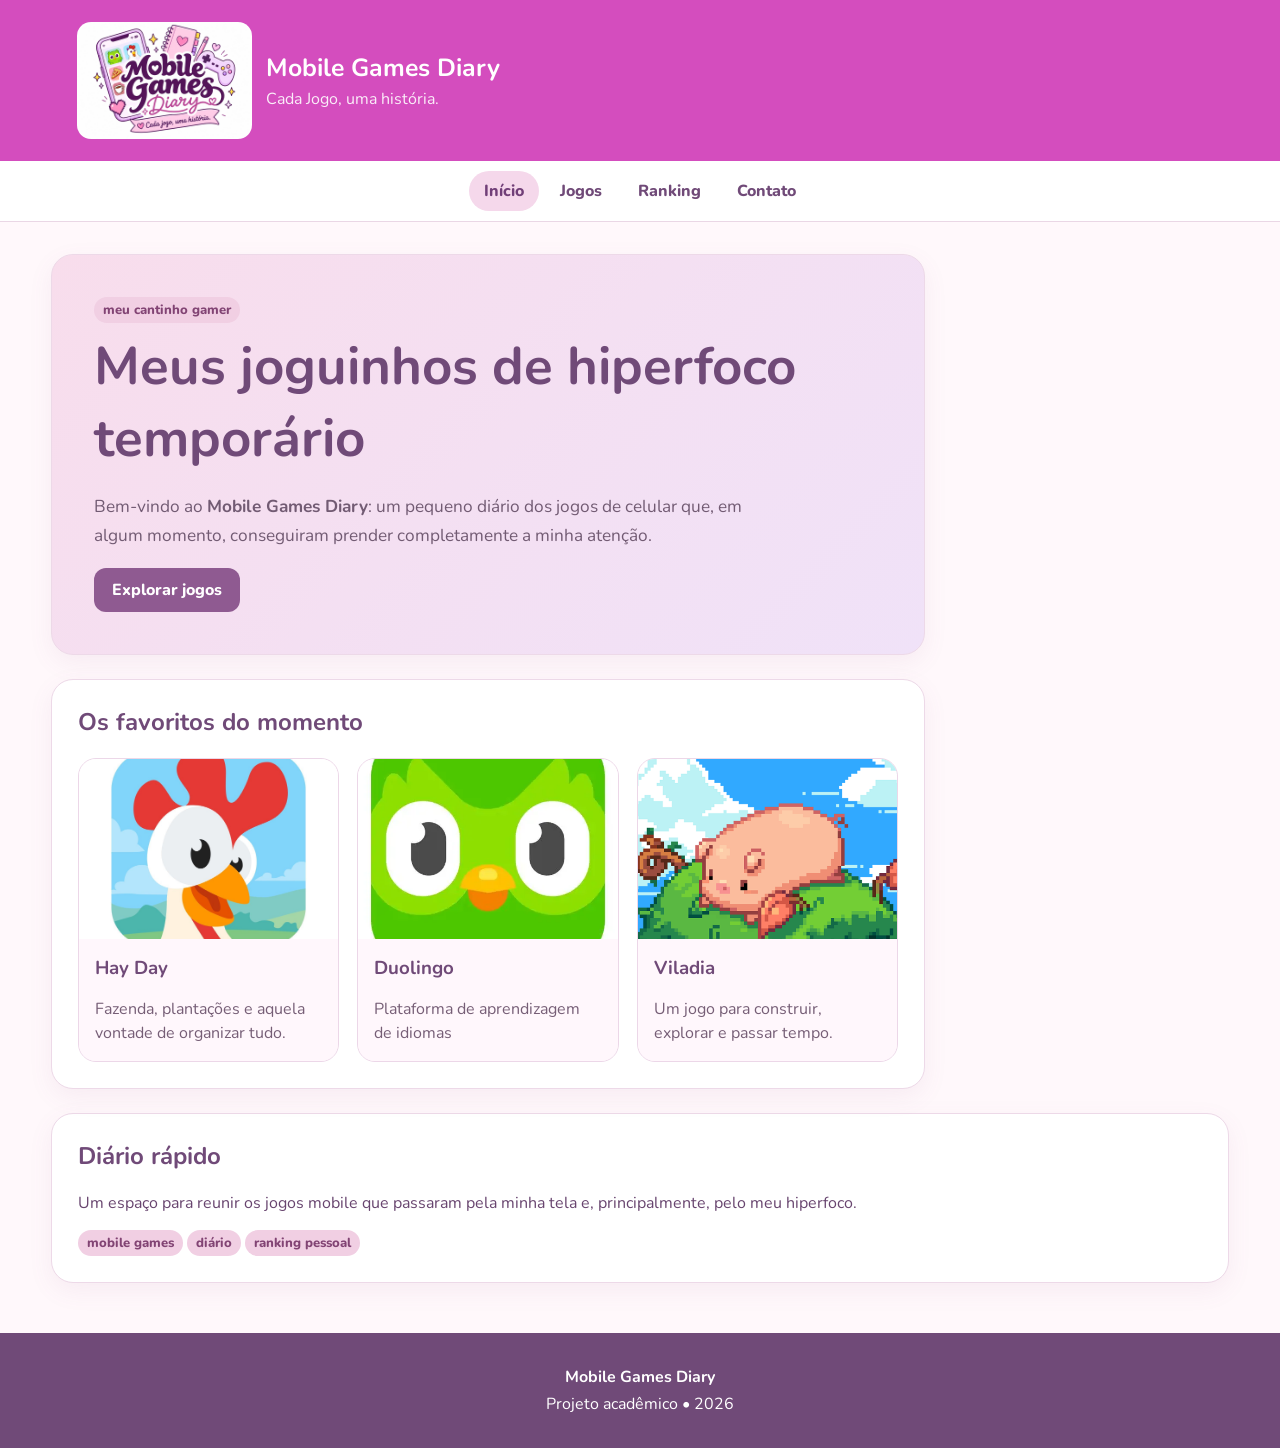
<file: index.html>
<!DOCTYPE html>
<html lang="pt-BR">
<head>
<meta charset="UTF-8">
<meta name="viewport" content="width=device-width, initial-scale=1.0">
<title>Início | Mobile Games Diary</title>
<link rel="stylesheet" href="estilo.css">
</head>
<body>
<header class="header">
<div class="brand">
<img src="logo3.jpeg" alt="Logo Mobile Games Diary">
<div>
<h1>Mobile Games Diary</h1>
<p>Cada Jogo, uma história.</p>
</div>
</div>
</header>
<nav class="topnav">
<ul>
<li><a class="active" href="index.html">Início</a></li>
<li><a class="" href="jogos.html">Jogos</a></li>
<li><a class="" href="ranking.html">Ranking</a></li>
<li><a class="" href="contato.html">Contato</a></li>
</ul>
</nav>
<div id="conteudo">
<div class="layout">
<div class="colunaEsquerda">
<section class="section hero">
<span class="tag">meu cantinho gamer</span>
<h2>Meus joguinhos de hiperfoco temporário</h2>
<p>Bem-vindo ao <strong>Mobile Games Diary</strong>: um pequeno diário dos jogos de celular que, em algum momento, conseguiram prender completamente a minha atenção.</p>
<a class="btn" href="jogos.html">Explorar jogos</a>
</section>
<section class="article">
<h2>Os favoritos do momento</h2>
<div class="cards">
<div class="card"><img src="hay-day.jpg" alt="Hay Day"><div class="card-content"><h3>Hay Day</h3><p>Fazenda, plantações e aquela vontade de organizar tudo.</p></div></div>
<div class="card"><img src="duolinguo.webp" alt="Duolingo"><div class="card-content"><h3>Duolingo</h3><p>Plataforma de aprendizagem de idiomas</p></div></div>
<div class="card"><img src="viladia.png" alt="Viladia"><div class="card-content"><h3>Viladia</h3><p>Um jogo para construir, explorar e passar tempo.</p></div></div>
</div>
</div>
</section>
</div>
<aside class="colunaDireita">
<h2>Diário rápido</h2>
<p>Um espaço para reunir os jogos mobile que passaram pela minha tela e, principalmente, pelo meu hiperfoco.</p>
<span class="tag">mobile games</span>
<span class="tag">diário</span>
<span class="tag">ranking pessoal</span>
</aside>
</div>
</div>
<footer class="footer">
<p><strong>Mobile Games Diary</strong></p>
<p>Projeto acadêmico • 2026</p>
</footer>
</body>
</html>
</file>
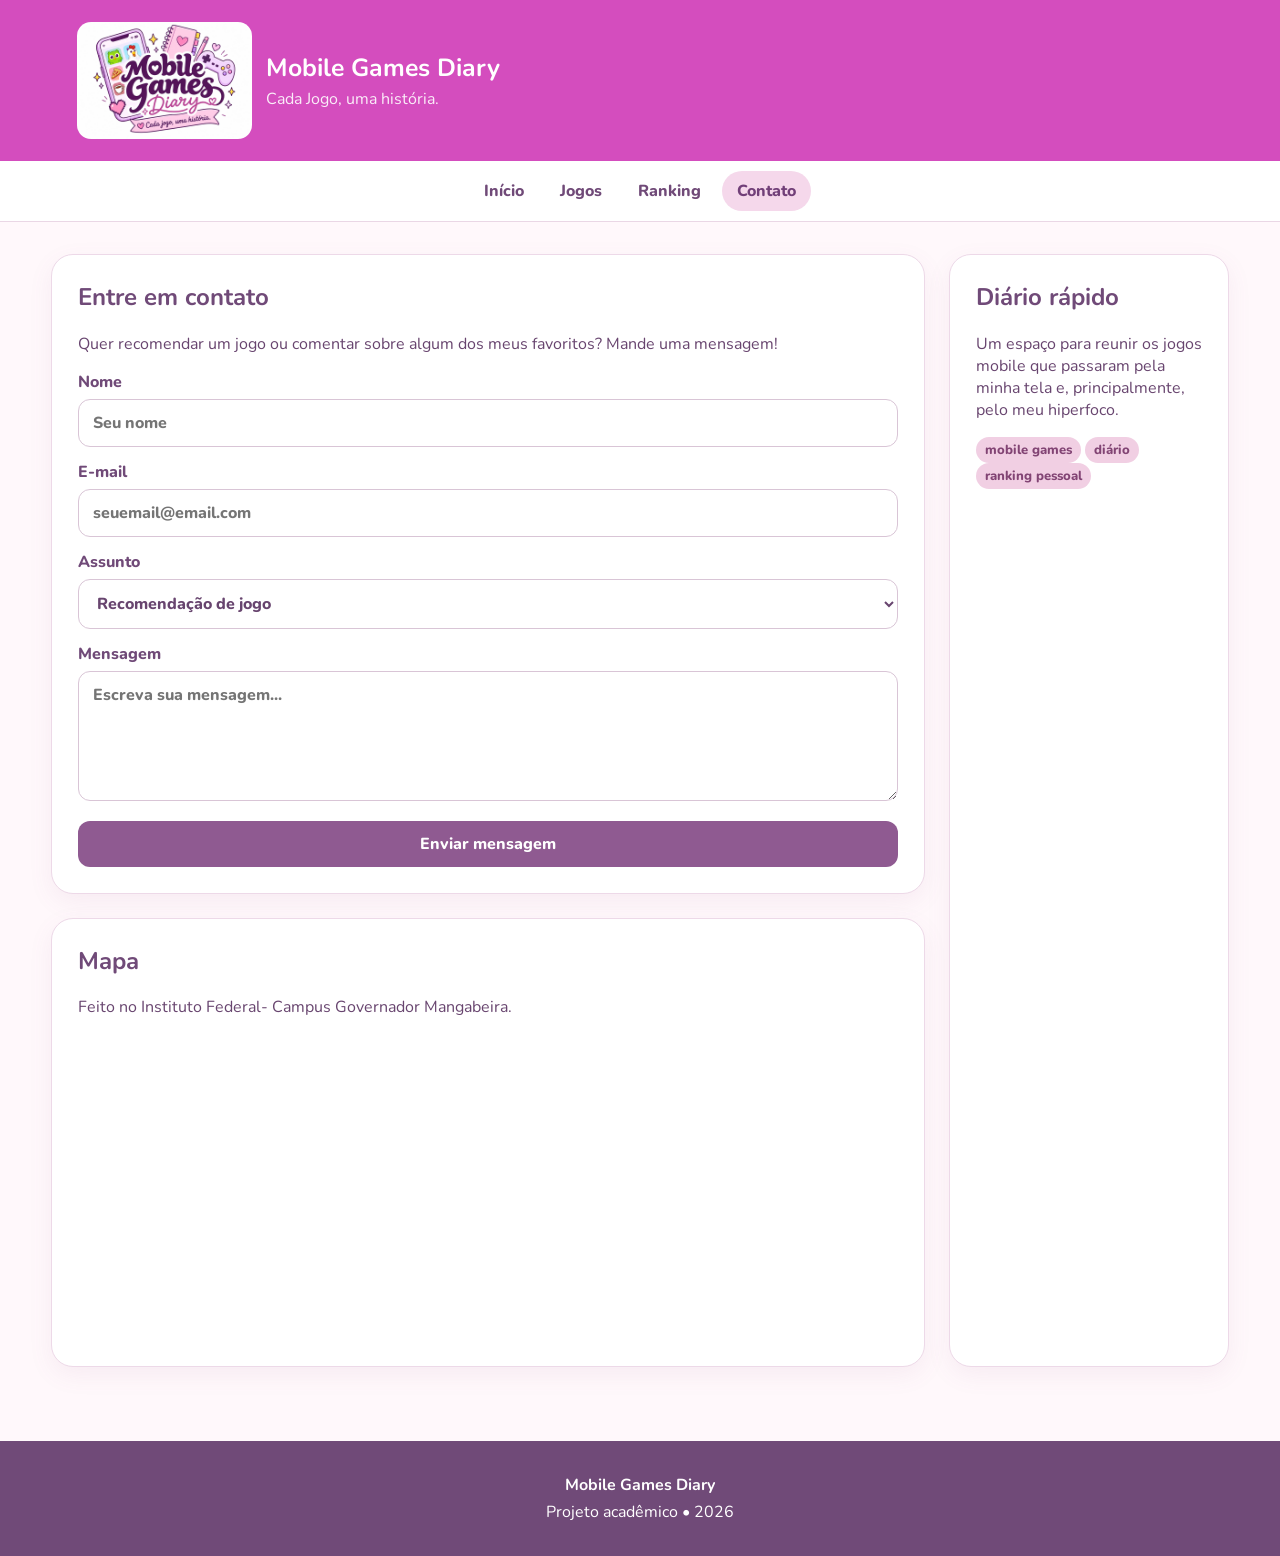
<file: contato.html>
<!DOCTYPE html>
<html lang="pt-BR">
<head>
<meta charset="UTF-8">
<meta name="viewport" content="width=device-width, initial-scale=1.0">
<title>Contato | Mobile Games Diary</title>
<link rel="stylesheet" href="estilo.css">
</head>
<body>
<header class="header">
<div class="brand">
<img src="logo3.jpeg" alt="Logo Mobile Games Diary">
<div>
<h1>Mobile Games Diary</h1>
<p>Cada Jogo, uma história.</p>
</div>
</div>
</header>
<nav class="topnav">
<ul>
<li><a class="" href="index.html">Início</a></li>
<li><a class="" href="jogos.html">Jogos</a></li>
<li><a class="" href="ranking.html">Ranking</a></li>
<li><a class="active" href="contato.html">Contato</a></li>
</ul>
</nav>
<div id="conteudo">
<div class="layout">
<div class="colunaEsquerda">
<section class="section">
<h2>Entre em contato</h2>
<p>Quer recomendar um jogo ou comentar sobre algum dos meus favoritos? Mande uma mensagem!</p>
<form class="form-grid">
<label for="nome">Nome
<input id="nome" type="text" name="nome" placeholder="Seu nome" required>
</label>
<label for="email">E-mail
<input id="email" type="email" name="email" placeholder="seuemail@email.com" required>
</label>
<label for="assunto">Assunto
<select id="assunto" name="assunto">
<option>Recomendação de jogo</option>
<option>Comentário</option>
<option>Outro</option>
</select>
</label>
<label for="mensagem">Mensagem
<textarea id="mensagem" name="mensagem" placeholder="Escreva sua mensagem..." required></textarea>
</label>
<button type="submit">Enviar mensagem</button>
</form>
</section>
<section class="article">
<h2>Mapa</h2>
<p>Feito no Instituto Federal- Campus Governador Mangabeira.</p>
<iframe class="map" src="https://www.google.com/maps?q=Governador%20Mangabeira%20BA&output=embed" loading="lazy" title="Mapa"></iframe>
</section>
</div>
<aside class="colunaDireita">
<h2>Diário rápido</h2>
<p>Um espaço para reunir os jogos mobile que passaram pela minha tela e, principalmente, pelo meu hiperfoco.</p>
<span class="tag">mobile games</span>
<span class="tag">diário</span>
<span class="tag">ranking pessoal</span>
</aside>
</div>
</div>
<footer class="footer">
<p><strong>Mobile Games Diary</strong></p>
<p>Projeto acadêmico • 2026</p>
</footer>
</body>
</html>
</file>
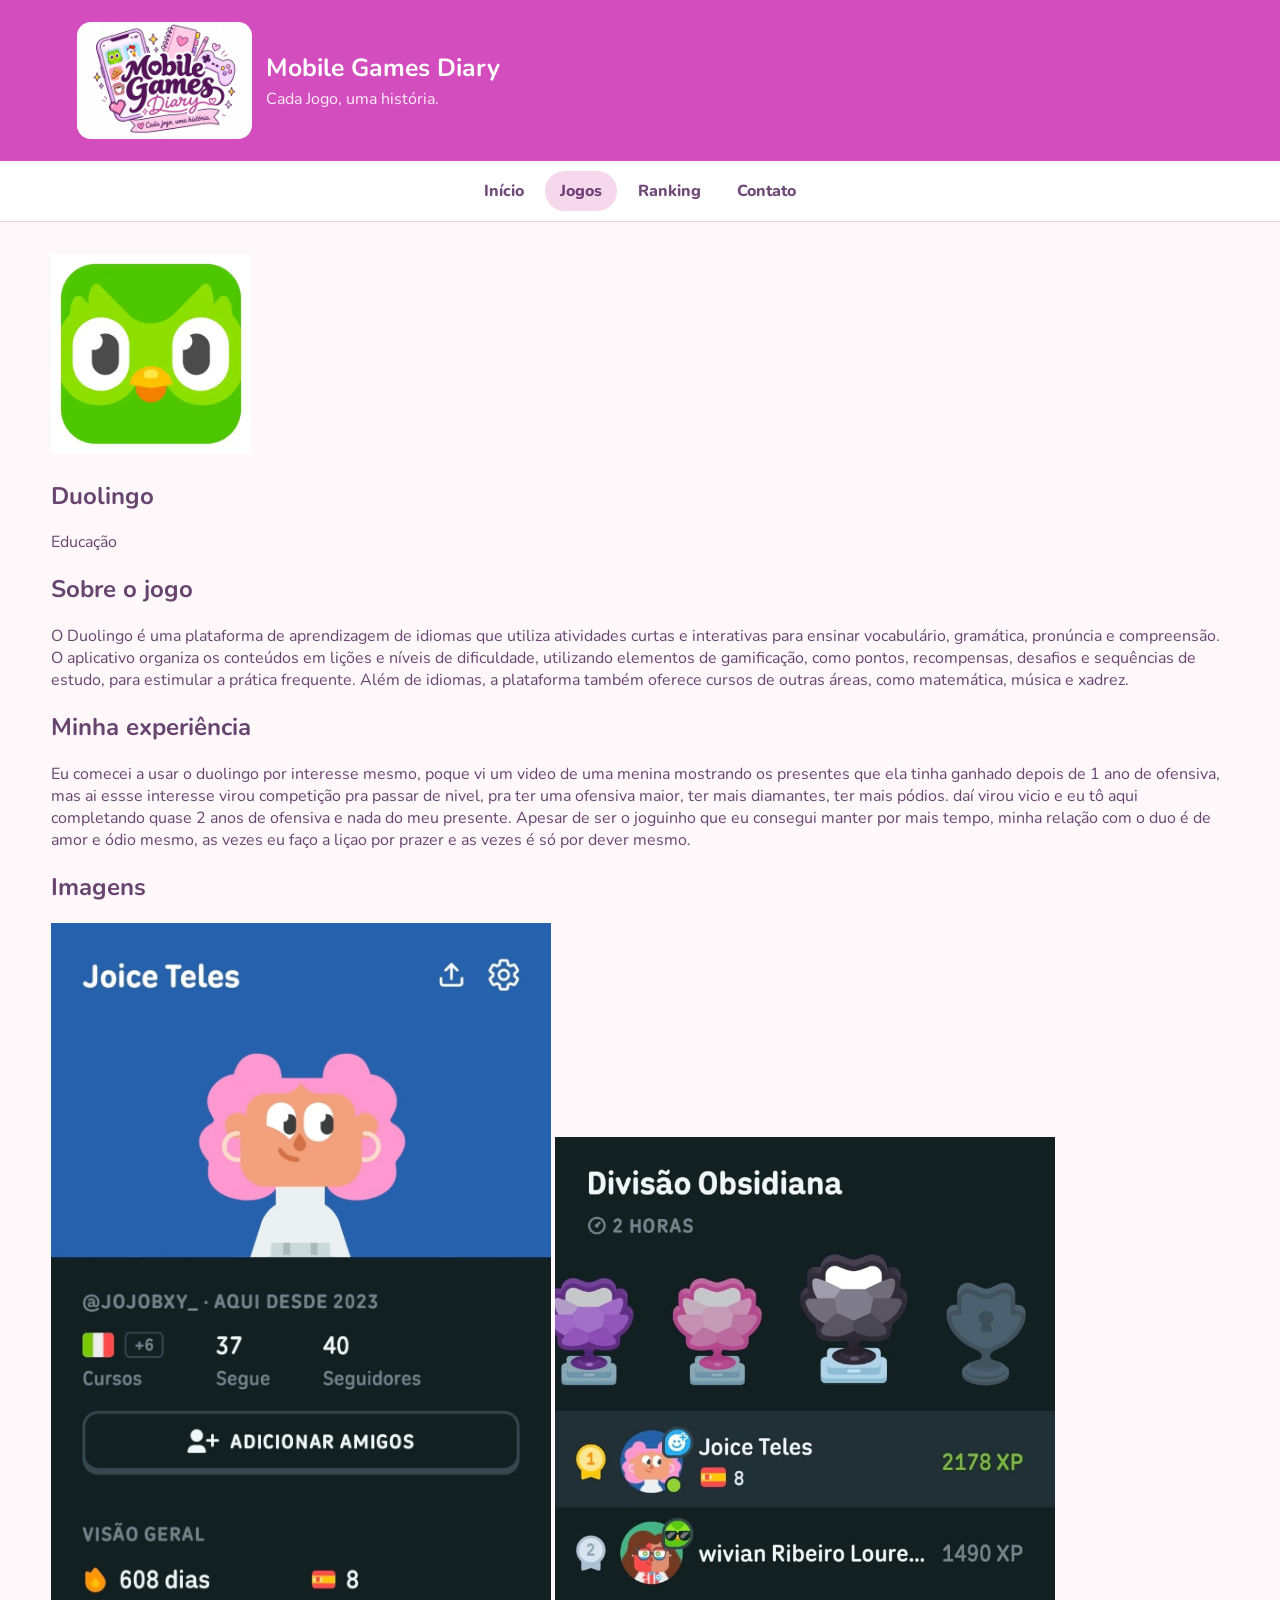
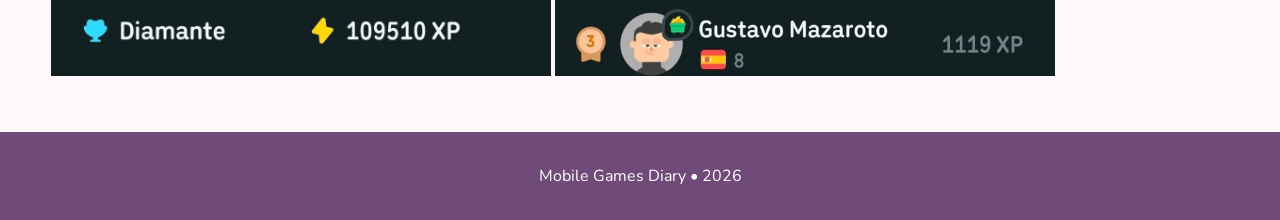
<file: Duolingo.html>
<!DOCTYPE html>
<html lang="pt-BR">

<head>

    <meta charset="UTF-8">

    <meta name="viewport"
          content="width=device-width, initial-scale=1.0">

    <title>Hay Day | Mobile Games Diary</title>

    <link rel="stylesheet"
          href="estilo.css">

</head>


<body>
    <header class="header">

        <div class="brand">

            <img src="logo3.jpeg"
                 alt="Logo Mobile Games Diary">

            <div>

                <h1>Mobile Games Diary</h1>

                <p>Cada Jogo, uma história.</p>

            </div>

        </div>

    </header>

    <nav class="topnav">

        <ul>

            <li>
                <a href="index.html">Início</a>
            </li>

            <li>
                <a class="active"
                   href="jogos.html">
                   Jogos
                </a>
            </li>

            <li>
                <a href="ranking.html">
                    Ranking
                </a>
            </li>

            <li>
                <a href="contato.html">
                    Contato
                </a>
            </li>

        </ul>

    </nav>

    <main id="conteudo">

        <div class="pagina-jogo">

            <section class="jogo-destaque">

                <img src="duolinguo.webp"
                alt="Duolingo"
                 width="200"
                 class="icone-jogo">


                <div>

                    <h2>Duolingo</h2>

                    <p class="categoria">
                        Educação
                </div>

            </section>

            <section class="info-jogo">

                <h2>Sobre o jogo</h2>

                <p>
                   O Duolingo é uma plataforma de aprendizagem de idiomas que utiliza atividades curtas e interativas para ensinar vocabulário, gramática, pronúncia e compreensão. O aplicativo organiza os conteúdos em lições e níveis de dificuldade, utilizando elementos de gamificação, como pontos, recompensas, desafios e sequências de estudo, para estimular a prática frequente. Além de idiomas, a plataforma também oferece cursos de outras áreas, como matemática, música e xadrez.

                </p>

            </section>

            <section class="info-jogo">

                <h2>Minha experiência</h2>

                <p>
                   Eu comecei a usar o duolingo por interesse mesmo, poque vi um video de uma menina mostrando os presentes que ela tinha ganhado depois de 1 ano de ofensiva, mas ai essse interesse virou competição pra passar de nivel, pra ter uma ofensiva maior, ter mais diamantes, ter mais pódios. daí virou vicio e eu tô aqui completando quase 2 anos de ofensiva e nada do meu presente.
                   Apesar de ser o joguinho que eu consegui manter por mais tempo, minha relação com o duo é de amor e ódio mesmo, as vezes eu faço a liçao por prazer e as vezes é só por dever mesmo.
                </p>

            </section>

           <section class="info-jogo">
            <h2>Imagens</h2>
            <div class="galeria-jogo">
           
                <img src="duo.jpeg"
                      alt="Duolingo"
                      width="500">

                <img src="duoR.jpeg"
                      alt="Duolingo"
                      width="500">
                
                 
                </div>
            </section>

            <a href="jogos.html"
               class="botao-voltar">
            </a>


        </div>

    </main>

    <footer class="footer">

        <p>
            Mobile Games Diary • 2026
        </p>

    </footer>


</body>

</html>
</file>
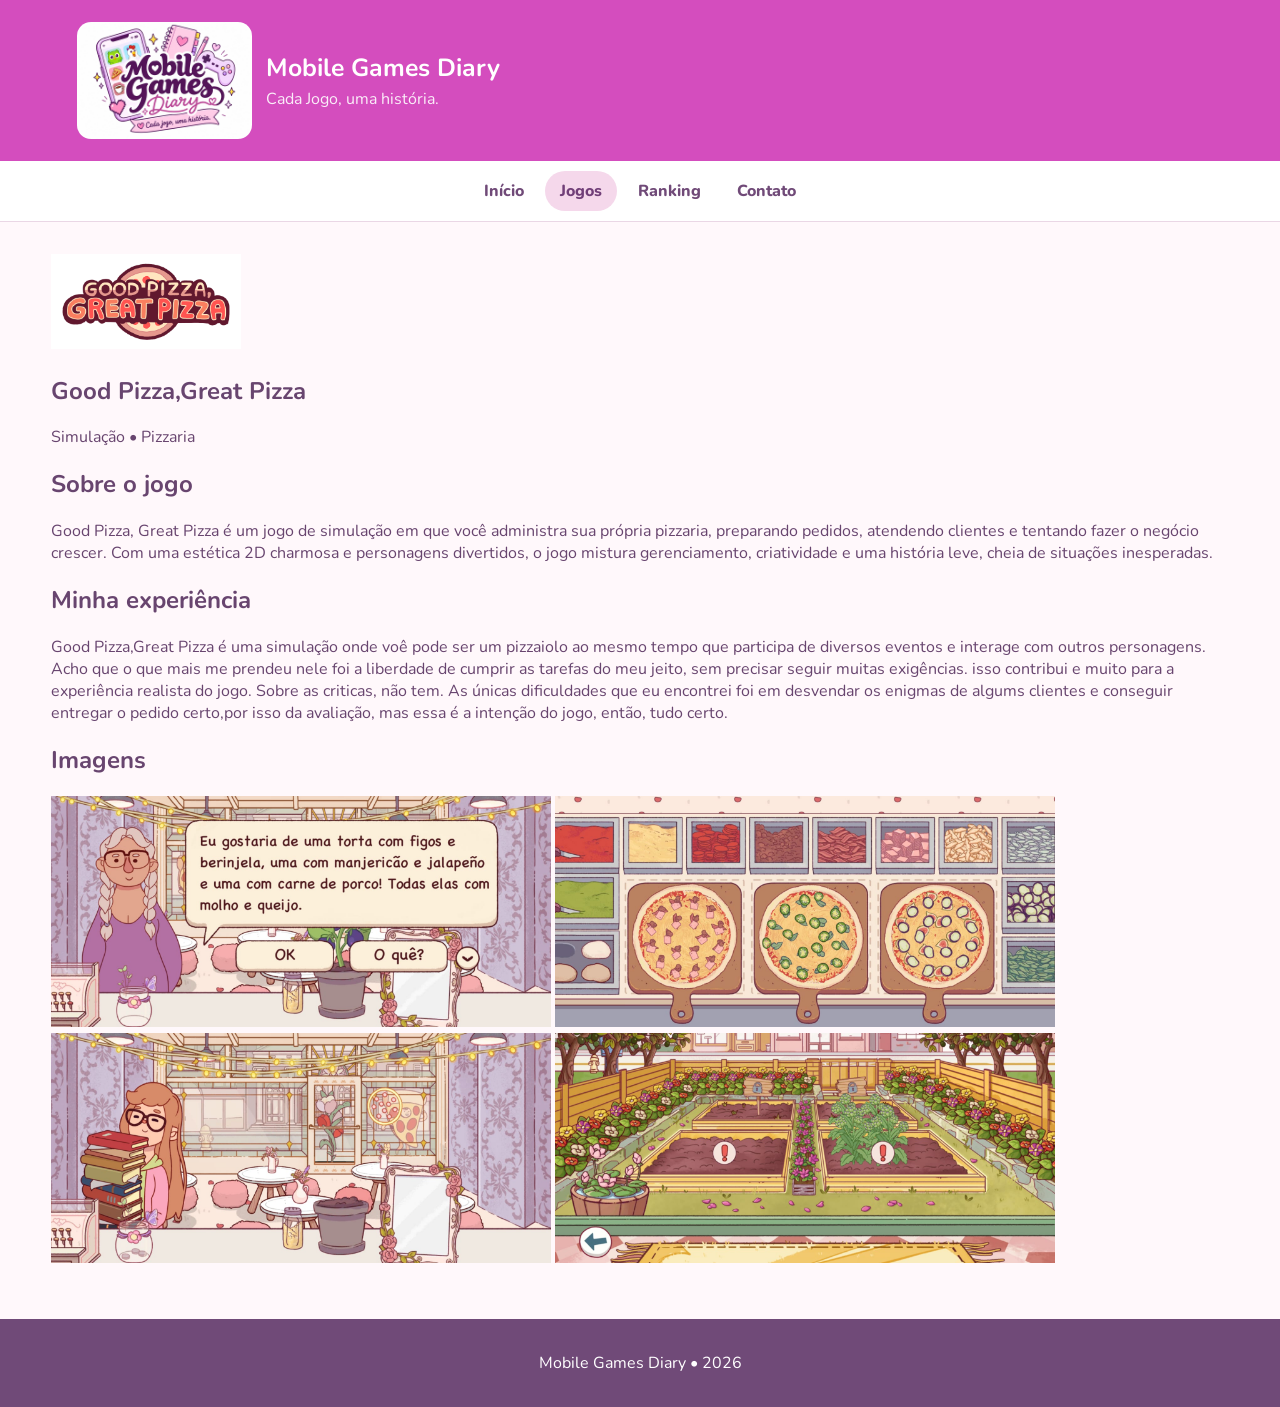
<file: goodpizza.html>
<!DOCTYPE html>
<html lang="pt-BR">

<head>

    <meta charset="UTF-8">

    <meta name="viewport"
          content="width=device-width, initial-scale=1.0">

    <title>Hay Day | Mobile Games Diary</title>

    <link rel="stylesheet"
          href="estilo.css">

</head>


<body>
    <header class="header">

        <div class="brand">

            <img src="logo3.jpeg"
                 alt="Logo Mobile Games Diary">

            <div>

                <h1>Mobile Games Diary</h1>

                <p>Cada Jogo, uma história.</p>

            </div>

        </div>

    </header>

    <nav class="topnav">

        <ul>

            <li>
                <a href="index.html">Início</a>
            </li>

            <li>
                <a class="active"
                   href="jogos.html">
                   Jogos
                </a>
            </li>

            <li>
                <a href="ranking.html">
                    Ranking
                </a>
            </li>

            <li>
                <a href="contato.html">
                    Contato
                </a>
            </li>

        </ul>

    </nav>

    <main id="conteudo">

        <div class="pagina-jogo">

            <section class="jogo-destaque">

                <img src="good pizza great pizza.png"
                alt="Good Pizza,Great Pizza"
                 width="190"
                 class="icone-jogo">


                <div>

                    <h2>Good Pizza,Great Pizza</h2>

                    <p class="categoria">
                        Simulação • Pizzaria

                </div>

            </section>

            <section class="info-jogo">

                <h2>Sobre o jogo</h2>

                <p>
                  Good Pizza, Great Pizza é um jogo de simulação em que você administra sua própria pizzaria, preparando pedidos, atendendo clientes e tentando fazer o negócio crescer. Com uma estética 2D charmosa e personagens divertidos, o jogo mistura gerenciamento, criatividade e uma história leve, cheia de situações inesperadas.
                </p>

            </section>

            <section class="info-jogo">

                <h2>Minha experiência</h2>

                <p>
                     Good Pizza,Great Pizza é uma simulação onde voê pode ser um pizzaiolo ao mesmo tempo que participa de diversos eventos e interage com outros personagens.
                        Acho que o que mais me prendeu nele foi a liberdade de cumprir as tarefas do meu jeito, sem precisar seguir muitas exigências. isso contribui e muito para a experiência realista do jogo.
                        Sobre as criticas, não tem. As únicas dificuldades que eu encontrei foi em desvendar os enigmas de algums clientes e conseguir entregar o pedido certo,por isso da avaliação, mas essa é a intenção do jogo, então, tudo certo.
                </p>

            </section>

           <section class="info-jogo">
            <h2>Imagens</h2>
            <div class="galeria-jogo">
           
                <img src="good pizza1.jpeg"
                      alt="viladia"
                      width="500">
                
                <img src="goodpizza2.jpeg"
                alt="viladia"
                 width="500"
                  class="icone-jogo">

                   <img src="good pizza3.jpeg"
                alt="viladia"
                 width="500"
                  class="icone-jogo">

                   <img src="goodpizza4.jpeg"
                alt="viladia"
                 width="500"
                  class="icone-jogo">
                 
                </div>
            </section>

            <a href="jogos.html"
               class="botao-voltar">
            </a>


        </div>

    </main>

    <footer class="footer">

        <p>
            Mobile Games Diary • 2026
        </p>

    </footer>


</body>

</html>
</file>
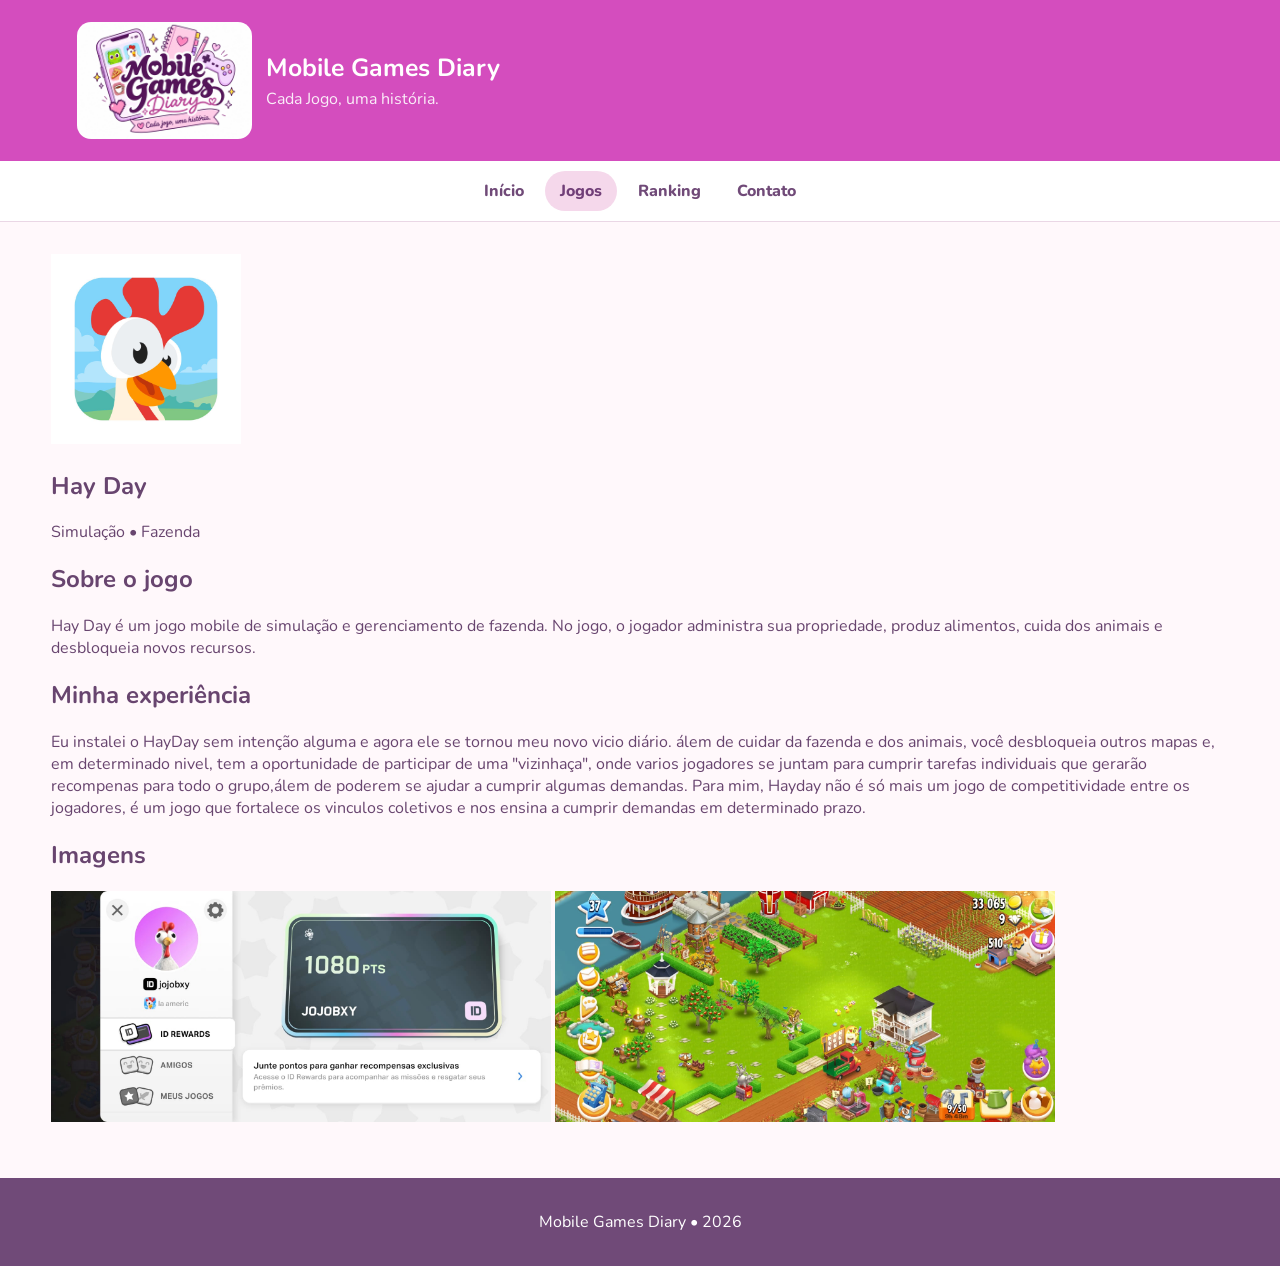
<file: HayDay.html>
<!DOCTYPE html>
<html lang="pt-BR">

<head>

    <meta charset="UTF-8">

    <meta name="viewport"
          content="width=device-width, initial-scale=1.0">

    <title>Hay Day | Mobile Games Diary</title>

    <link rel="stylesheet"
          href="estilo.css">

</head>


<body>
    <header class="header">

        <div class="brand">

            <img src="logo3.jpeg"
                 alt="Logo Mobile Games Diary">

            <div>

                <h1>Mobile Games Diary</h1>

                <p>Cada Jogo, uma história.</p>

            </div>

        </div>

    </header>

    <nav class="topnav">

        <ul>

            <li>
                <a href="index.html">Início</a>
            </li>

            <li>
                <a class="active"
                   href="jogos.html">
                   Jogos
                </a>
            </li>

            <li>
                <a href="ranking.html">
                    Ranking
                </a>
            </li>

            <li>
                <a href="contato.html">
                    Contato
                </a>
            </li>

        </ul>

    </nav>

    <main id="conteudo">

        <div class="pagina-jogo">

            <section class="jogo-destaque">

                <img src="hay-day.jpg"
                alt="Hay Day"
                 width="190"
                 class="icone-jogo">


                <div>

                    <h2>Hay Day</h2>

                    <p class="categoria">
                        Simulação • Fazenda
                    </p>

                </div>

            </section>

            <section class="info-jogo">

                <h2>Sobre o jogo</h2>

                <p>
                    Hay Day é um jogo mobile de simulação
                    e gerenciamento de fazenda. No jogo,
                    o jogador administra sua propriedade,
                    produz alimentos, cuida dos animais
                    e desbloqueia novos recursos.
                </p>

            </section>

            <section class="info-jogo">

                <h2>Minha experiência</h2>

                <p>
                    Eu instalei o HayDay sem intenção alguma e agora ele se tornou meu novo vicio diário. álem de cuidar da fazenda e dos animais, você desbloqueia outros mapas e, em determinado nivel, tem a oportunidade de participar de uma "vizinhaça", onde varios jogadores se juntam para cumprir tarefas individuais que gerarão recompenas para todo o grupo,álem de poderem se ajudar a cumprir algumas demandas. Para mim, Hayday não é só mais um jogo de competitividade entre os jogadores, é um jogo que fortalece os vinculos coletivos e nos ensina a cumprir demandas em determinado prazo.  

                </p>

            </section>

           <section class="info-jogo">
            <h2>Imagens</h2>
            <div class="galeria-jogo">
           
                <img src="HayDay1.jpeg"
                      alt="Hay Day"
                      width="500"
                    class="icone-jogo">
                
                <img src="HayDay2.jpeg"
                alt="Hay Day"
                 width="500"
                  class="icone-jogo">
                 
                </div>
            </section>

            <a href="jogos.html"
               class="botao-voltar">
            </a>


        </div>

    </main>

    <footer class="footer">

        <p>
            Mobile Games Diary • 2026
        </p>

    </footer>


</body>

</html>
</file>
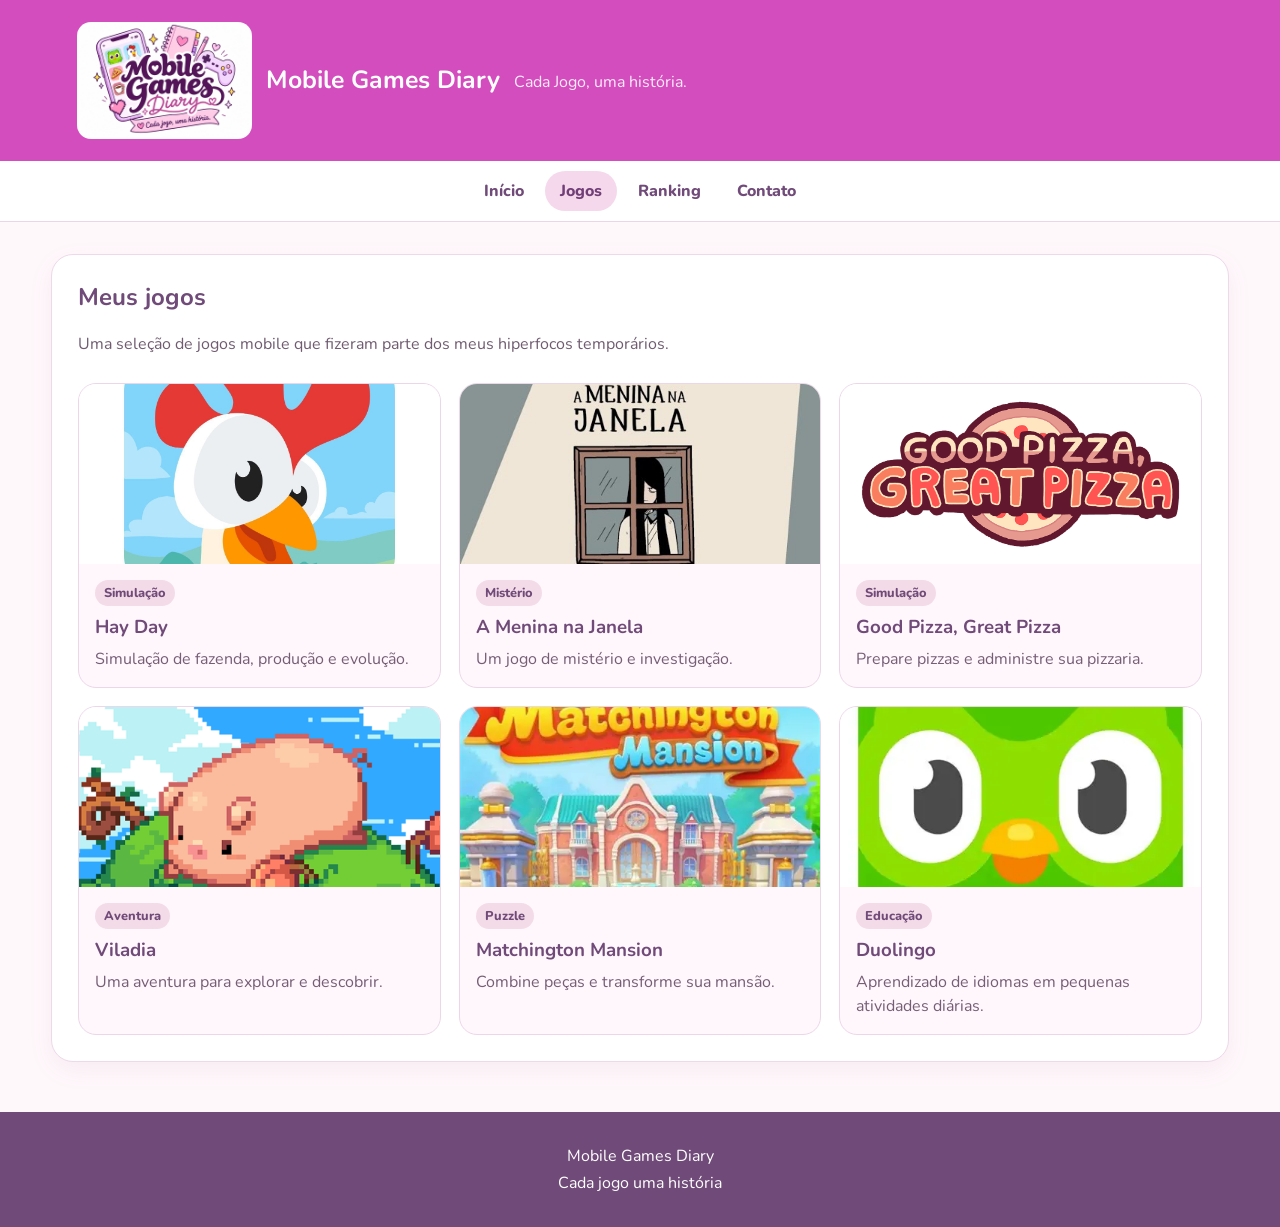
<file: jogos.html>
<!DOCTYPE html>
<html lang="pt-BR">
<head>
    <meta charset="UTF-8">
    <meta name="viewport" content="width=device-width, initial-scale=1.0">
    <title>Jogos | Mobile Games Diary</title>
    <link rel="stylesheet" href="estilo.css">
    <style>
        .jogos-container .descricao {
            color: #705b70;
            margin-bottom: 28px;
        }

        .cards-jogos {
            grid-template-columns: repeat(3, 1fr);
        }

        .card-jogo {
            display: block;
            text-decoration: none;
            color: inherit;
        }

        .card-jogo-conteudo {
            padding: 16px;
        }

        .categoria {
            display: inline-block;
            background: #f3dbe8;
            color: #704a78;
            padding: 4px 9px;
            border-radius: 999px;
            font-size: .8rem;
            font-weight: 800;
            margin-bottom: 8px;
        }

        .card-jogo h3 {
            margin: 0 0 7px;
        }

        .card-jogo p {
            margin: 0;
        }

        @media (max-width: 850px) {
            .cards-jogos {
                grid-template-columns: repeat(2, 1fr);
            }
        }

        @media (max-width: 560px) {
            .cards-jogos {
                grid-template-columns: 1fr;
            }
        }
    </style>
</head>
<body>

    <header class="header">

        <div class="brand">
            <img src="logo3.jpeg" alt="Logo Mobile Games Diary">
            <h1>Mobile Games Diary</h1>
            <p>Cada Jogo, uma história.</p>
        </div>

    </header>

    <nav class="topnav">
        <ul>
            <li><a href="index.html">Início</a></li>
            <li><a href="jogos.html" class="active">Jogos</a></li>
            <li><a href="ranking.html">Ranking</a></li>
            <li><a href="contato.html">Contato</a></li>
        </ul>
    </nav>

    <main id="conteudo">

        <section class="section jogos-container">

            <h2>Meus jogos</h2>

            <p class="descricao">
                Uma seleção de jogos mobile que fizeram parte dos meus hiperfocos temporários.
            </p>

            <div class="cards cards-jogos">

                <a href="HayDay.html" class="card card-jogo">
                    <img src="hay-day.jpg" alt="Hay Day">
                    <div class="card-jogo-conteudo">
                        <span class="categoria">Simulação</span>
                        <h3>Hay Day</h3>
                        <p>Simulação de fazenda, produção e evolução.</p>
                    </div>
                </a>

                <a href="ameninanajanela.html" class="card card-jogo">
                    <img src="a menina na janela.jpg" alt="A Menina na Janela">
                    <div class="card-jogo-conteudo">
                        <span class="categoria">Mistério</span>
                        <h3>A Menina na Janela</h3>
                        <p>Um jogo de mistério e investigação.</p>
                    </div>
                </a>

                <a href="goodpizza.html" class="card card-jogo">
                    <img src="good pizza great pizza.png" alt="Good Pizza Great Pizza">
                    <div class="card-jogo-conteudo">
                        <span class="categoria">Simulação</span>
                        <h3>Good Pizza, Great Pizza</h3>
                        <p>Prepare pizzas e administre sua pizzaria.</p>
                    </div>
                </a>

                <a href="viladia.html" class="card card-jogo">
                    <img src="viladia.png" alt="Viladia">
                    <div class="card-jogo-conteudo">
                        <span class="categoria">Aventura</span>
                        <h3>Viladia</h3>
                        <p>Uma aventura para explorar e descobrir.</p>
                    </div>
                </a>

                <a href="MantchingtonMansion.html" class="card card-jogo">
                    <img src="Mantchington mansion.webp" alt="Matchington Mansion">
                    <div class="card-jogo-conteudo">
                        <span class="categoria">Puzzle</span>
                        <h3>Matchington Mansion</h3>
                        <p>Combine peças e transforme sua mansão.</p>
                    </div>
                </a>

                <a href="Duolingo.html" class="card card-jogo">
                    <img src="duolinguo.webp" alt="Duolingo">
                    <div class="card-jogo-conteudo">
                        <span class="categoria">Educação</span>
                        <h3>Duolingo</h3>
                        <p>Aprendizado de idiomas em pequenas atividades diárias.</p>
                    </div>
                </a>

            </div>

        </section>

    </main>

    <footer class="footer">
        <p>Mobile Games Diary</p>
        <p>Cada jogo uma história</p>
    </footer>

</body>
</html>
</file>
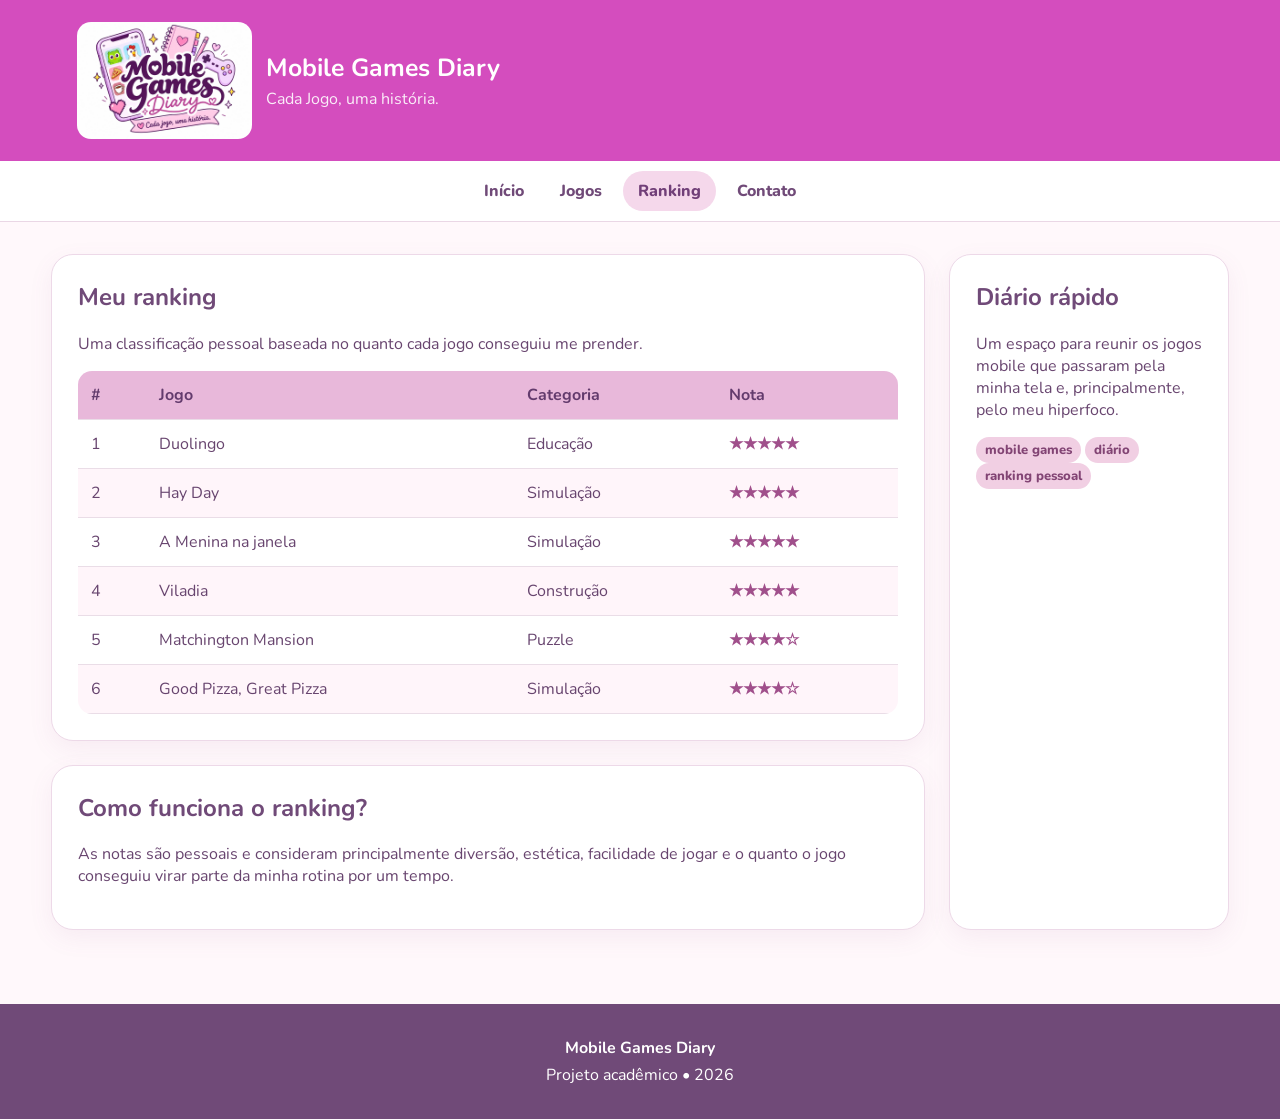
<file: ranking.html>
<!DOCTYPE html>
<html lang="pt-BR">
<head>
<meta charset="UTF-8">
<meta name="viewport" content="width=device-width, initial-scale=1.0">
<title>Ranking | Mobile Games Diary</title>
<link rel="stylesheet" href="estilo.css">
</head>
<body>
<header class="header">
<div class="brand">
<img src="logo3.jpeg" alt="Logo Mobile Games Diary">
<div>
<h1>Mobile Games Diary</h1>
<p>Cada Jogo, uma história.</p>
</div>
</div>
</header>
<nav class="topnav">
<ul>
<li><a class="" href="index.html">Início</a></li>
<li><a class="" href="jogos.html">Jogos</a></li>
<li><a class="active" href="ranking.html">Ranking</a></li>
<li><a class="" href="contato.html">Contato</a></li>
</ul>
</nav>
<div id="conteudo">
<div class="layout">
<div class="colunaEsquerda">
<section class="section">
<h2>Meu ranking</h2>
<p>Uma classificação pessoal baseada no quanto cada jogo conseguiu me prender.</p>
<table>
<thead><tr><th>#</th><th>Jogo</th><th>Categoria</th><th>Nota</th></tr></thead>
<tbody>
<tr><td>1</td><td>Duolingo</td><td>Educação</td><td class="rating">★★★★★</td></tr>
<tr><td>2</td><td>Hay Day</td><td>Simulação</td><td class="rating">★★★★★</td></tr>
<tr><td>3</td><td>A Menina na janela</td><td>Simulação</td><td class="rating">★★★★★</td></tr>
<tr><td>4</td><td>Viladia</td><td>Construção</td><td class="rating">★★★★★</td></tr>
<tr><td>5</td><td>Matchington Mansion</td><td>Puzzle</td><td class="rating">★★★★☆</td></tr>
<tr><td>6</td><td>Good Pizza, Great Pizza</td><td>Simulação</td><td class="rating">★★★★☆</td></tr>
</tbody>
</table>
</section>
<section class="article">
<h2>Como funciona o ranking?</h2>
<p>As notas são pessoais e consideram principalmente diversão, estética, facilidade de jogar e o quanto o jogo conseguiu virar parte da minha rotina por um tempo.</p>
</section>
</div>

<aside class="colunaDireita">
<h2>Diário rápido</h2>
<p>Um espaço para reunir os jogos mobile que passaram pela minha tela e, principalmente, pelo meu hiperfoco.</p>
<span class="tag">mobile games</span>
<span class="tag">diário</span>
<span class="tag">ranking pessoal</span>
</aside>

</div>
</div>
<footer class="footer">
<p><strong>Mobile Games Diary</strong></p>
<p>Projeto acadêmico • 2026</p>
</footer>
</body>
</html>
</file>
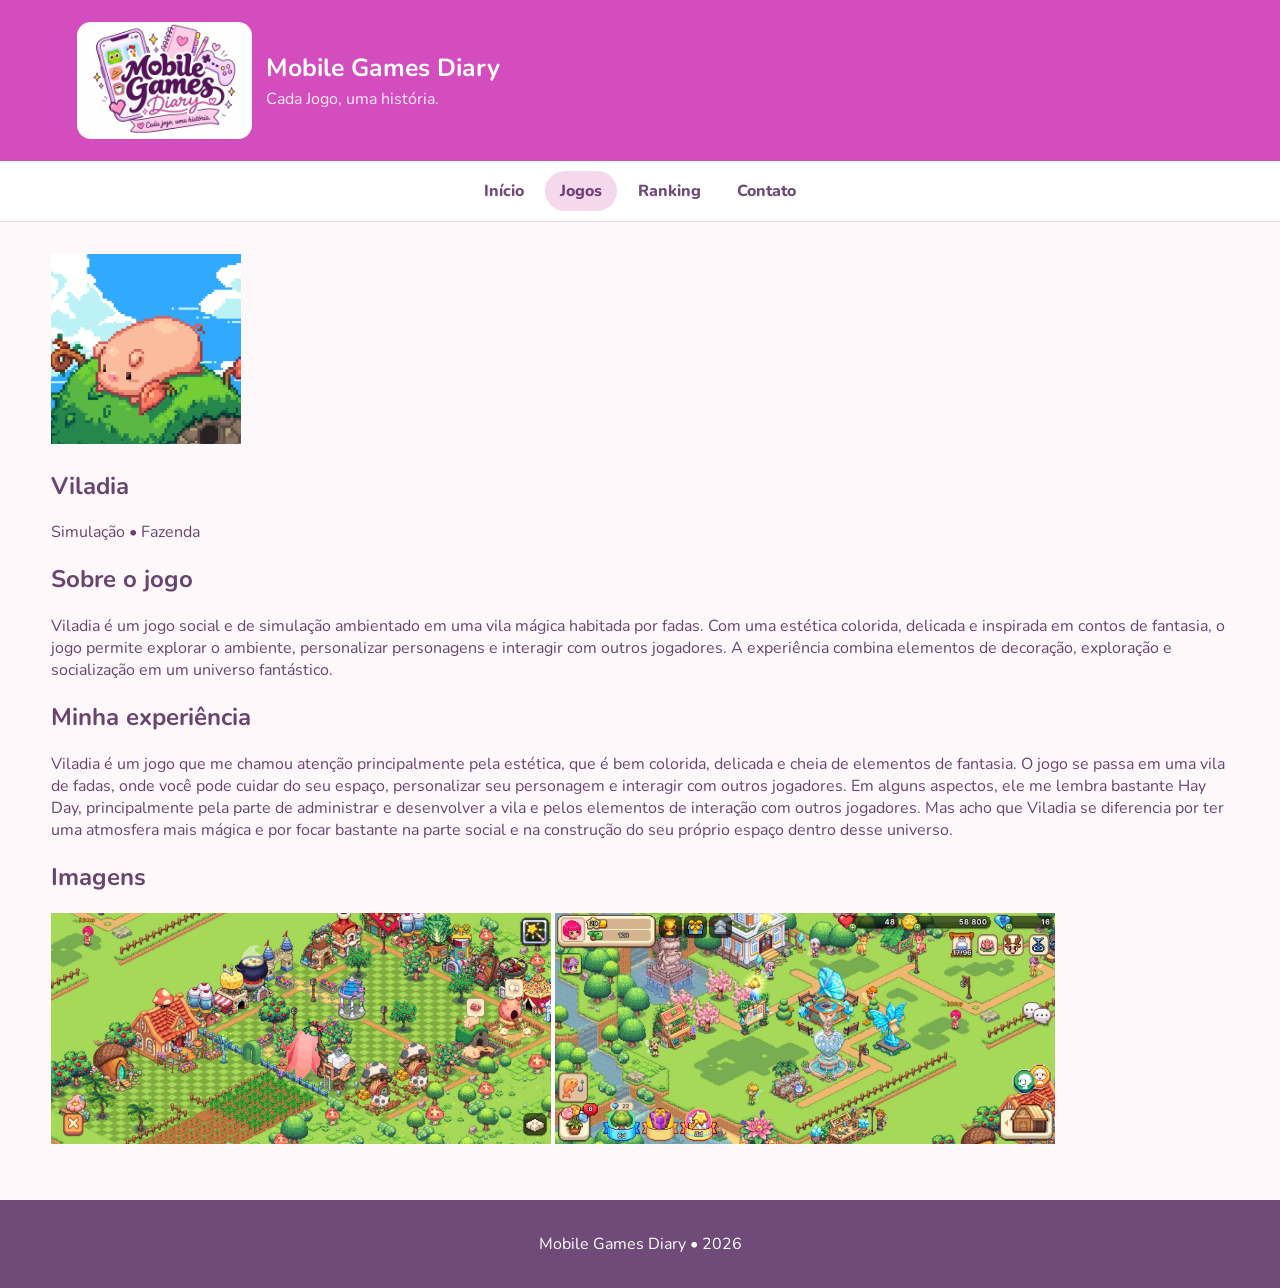
<file: viladia.html>
<!DOCTYPE html>
<html lang="pt-BR">

<head>

    <meta charset="UTF-8">

    <meta name="viewport"
          content="width=device-width, initial-scale=1.0">

    <title>Hay Day | Mobile Games Diary</title>

    <link rel="stylesheet"
          href="estilo.css">

</head>


<body>
    <header class="header">

        <div class="brand">

            <img src="logo3.jpeg"
                 alt="Logo Mobile Games Diary">

            <div>

                <h1>Mobile Games Diary</h1>

                <p>Cada Jogo, uma história.</p>

            </div>

        </div>

    </header>

    <nav class="topnav">

        <ul>

            <li>
                <a href="index.html">Início</a>
            </li>

            <li>
                <a class="active"
                   href="jogos.html">
                   Jogos
                </a>
            </li>

            <li>
                <a href="ranking.html">
                    Ranking
                </a>
            </li>

            <li>
                <a href="contato.html">
                    Contato
                </a>
            </li>

        </ul>

    </nav>

    <main id="conteudo">

        <div class="pagina-jogo">

            <section class="jogo-destaque">

                <img src="viladia.png"
                alt="viladia"
                 width="190"
                 class="icone-jogo">


                <div>

                    <h2>Viladia</h2>

                    <p class="categoria">
                        Simulação • Fazenda
                    </p>

                    <p>

                    </p>

                </div>

            </section>

            <section class="info-jogo">

                <h2>Sobre o jogo</h2>

                <p>

                     Viladia é um jogo social e de simulação ambientado em uma vila mágica habitada por fadas. Com uma estética colorida, delicada e inspirada em contos de fantasia, o jogo permite explorar o ambiente, personalizar personagens e interagir com outros jogadores. A experiência combina elementos de decoração, exploração e socialização em um universo fantástico.
                
                </p>

            </section>

            <section class="info-jogo">

                <h2>Minha experiência</h2>

                <p>
                Viladia é um jogo que me chamou atenção principalmente pela estética, que é bem colorida, delicada e cheia de elementos de fantasia. O jogo se passa em uma vila de fadas, onde você pode cuidar do seu espaço, personalizar seu personagem e interagir com outros jogadores. Em alguns aspectos, ele me lembra bastante Hay Day, principalmente pela parte de administrar e desenvolver a vila e pelos elementos de interação com outros jogadores. Mas acho que Viladia se diferencia por ter uma atmosfera mais mágica e por focar bastante na parte social e na construção do seu próprio espaço dentro desse universo.

                </p>

            </section>

           <section class="info-jogo">
            <h2>Imagens</h2>
            <div class="galeria-jogo">
           
                <img src="viladia4.jpeg"
                      alt="viladia"
                      width="500">
                
                <img src="viladia5.jpeg"
                alt="viladia"
                 width="500"
                  class="icone-jogo">
                 
                </div>
            </section>

            <a href="jogos.html"
               class="botao-voltar">
            </a>


        </div>

    </main>

    <footer class="footer">

        <p>
            Mobile Games Diary • 2026
        </p>

    </footer>


</body>

</html>
</file>
<file: estilo.css>
@import url('https://fonts.googleapis.com/css2?family=Nunito:wght@400;600;700;800&display=swap');

* {
    box-sizing: border-box;
}

html {
    scroll-behavior: smooth;
}

body {
    margin: 0;
    font-family: 'Nunito', Arial, sans-serif;
    background: #fff8fb;
    color: #68456f;
}

.header {
    background: #d44dbe;
    color: white;
    padding: 22px 6%;
    display: flex;
    align-items: center;
    justify-content: space-between;
    gap: 20px;
}

.brand {
    display: flex;
    align-items: center;
    gap: 14px;
}

.brand img {
    width: 175px;
    height: auto;
    border-radius: 14px;
}

.brand h1 {
    margin: 0;
    font-size: 1.55rem;
}

.brand p {
    margin: 3px 0 0;
    opacity: .9;
}

.topnav {
    background: #ffffff;
    border-bottom: 1px solid #ead7e5;
    position: sticky;
    top: 0;
    z-index: 10;
}

.topnav ul {
    list-style: none;
    display: flex;
    justify-content: center;
    flex-wrap: wrap;
    gap: 6px;
    padding: 10px 5%;
    margin: 0;
}

.topnav a {
    display: block;
    text-decoration: none;
    color: #704a78;
    font-weight: 800;
    padding: 9px 15px;
    border-radius: 999px;
}

.topnav a:hover,
.topnav a.active {
    background: #f5d8eb;
    color: #713f78;
}

#conteudo {
    width: min(1180px, 92%);
    margin: 32px auto;
}

.layout {
    display: grid;
    grid-template-columns: minmax(0, 1fr) 280px;
    gap: 24px;
}

.colunaEsquerda {
    min-width: 0;
}

.section,
.article,
.colunaDireita {
    background: #ffffff;
    border: 1px solid #edd9e8;
    border-radius: 22px;
    padding: 26px;
    box-shadow: 0 8px 24px rgba(151, 83, 145, 0.08);
    margin-bottom: 24px;
}

.section h2,
.article h2,
.colunaDireita h2 {
    margin-top: 0;
    color: #704a78;
}

.hero {
    background: linear-gradient(135deg, #f8ddec, #f0e2f8);
    padding: 42px;
    border-radius: 22px;
}

.hero h2 {
    font-size: clamp(2rem, 5vw, 3.3rem);
    margin: 8px 0;
    color: #704a78;
}

.hero p {
    max-width: 650px;
    font-size: 1.08rem;
    line-height: 1.7;
    color: #725b73;
}

.btn {
    display: inline-block;
    background: #8f5a91;
    color: white;
    text-decoration: none;
    font-weight: 800;
    padding: 11px 18px;
    border-radius: 12px;
}

.btn:hover {
    background: #754779;
}

.cards {
    display: grid;
    grid-template-columns: repeat(3, 1fr);
    gap: 18px;
}

.card {
    overflow: hidden;
    background: #fff7fc;
    border: 1px solid #ecd7e8;
    border-radius: 18px;
    transition: transform .2s, box-shadow .2s;
}

.card:hover {
    transform: translateY(-4px);
    box-shadow: 0 10px 24px rgba(173, 69, 179, 0.14);
}

.card img {
    width: 100%;
    height: 180px;
    display: block;
    object-fit: cover;
}

.card-content {
    padding: 16px;
    background: #fff7fc;
}

.card h3 {
    margin: 0 0 7px;
    color: #704a78;
}

.card p {
    line-height: 1.5;
    margin-bottom: 0;
    color: #765e76;
}

.card a {
    text-decoration: none;
    color: inherit;
    display: block;
}

.tag {
    display: inline-block;
    padding: 4px 9px;
    border-radius: 999px;
    background: #f1cfe3;
    color: #824474;
    font-size: .82rem;
    font-weight: 800;
}

.rating {
    color: #a04f8b;
    font-weight: 800;
}

table {
    width: 100%;
    border-collapse: collapse;
    overflow: hidden;
    border-radius: 14px;
}

th,
td {
    padding: 13px;
    text-align: left;
    border-bottom: 1px solid #eadde7;
}

th {
    background: #e8b8da;
    color: #633b6d;
}

tr:nth-child(even) {
    background: #fff5fa;
}

.gallery {
    display: grid;
    grid-template-columns: repeat(2, 1fr);
    gap: 18px;
}

.gallery img {
    width: 100%;
    border-radius: 18px;
    border: 3px solid #e3a9d1;
}

.video {
    position: relative;
    padding-top: 56.25%;
    overflow: hidden;
    border-radius: 18px;
    background: #eadbea;
}

.video iframe {
    position: absolute;
    inset: 0;
    width: 100%;
    height: 100%;
    border: 0;
}

.video-jogo {
    width: 100%;
    max-width: 700px;
    display: block;
    border-radius: 18px;
}

.form-grid {
    display: grid;
    gap: 14px;
}

label {
    font-weight: 800;
    color: #704a78;
}

input,
textarea,
select {
    width: 100%;
    padding: 12px 14px;
    margin-top: 6px;
    border: 1px solid #d9c5d6;
    border-radius: 12px;
    font: inherit;
    background: #ffffff;
    color: #68456f;
}

textarea {
    min-height: 130px;
    resize: vertical;
}

button {
    border: 0;
    cursor: pointer;
    background: #8f5a91;
    color: white;
    font: inherit;
    font-weight: 800;
    padding: 12px 20px;
    border-radius: 12px;
}

.map {
    width: 100%;
    min-height: 300px;
    border: 0;
    border-radius: 18px;
}

.footer {
    margin-top: 50px;
    background: #704a78;
    color: #ffffff;
    text-align: center;
    padding: 28px 6%;
}

.footer p {
    margin: 5px;
}

@media (max-width: 850px) {

    .header {
        flex-direction: column;
        text-align: center;
        padding: 20px 5%;
    }

    .brand {
        flex-direction: column;
    }

    .brand img {
        width: 150px;
    }

    .layout {
        grid-template-columns: 1fr;
    }

    .cards {
        grid-template-columns: repeat(2, 1fr);
    }

    #conteudo {
        width: 92%;
    }

    .hero {
        padding: 32px;
    }

}




@media (max-width: 560px) {

    body {
        overflow-x: hidden;
    }

    #conteudo {
        width: 94%;
        margin: 20px auto;
    }

    .header {
        padding: 18px 15px;
    }

    .brand img {
        width: 130px;
    }

    .brand h1 {
        font-size: 1.3rem;
    }

    .brand p {
        font-size: 0.95rem;
    }

    .topnav ul {
        flex-direction: column;
        align-items: stretch;
        gap: 4px;
        padding: 8px 15px;
    }

    .topnav a {
        text-align: center;
        padding: 8px 12px;
    }

    .hero {
        padding: 25px 20px;
    }

    .hero h2 {
        font-size: 2rem;
    }

    .hero p {
        font-size: 1rem;
        line-height: 1.5;
    }

    .section,
    .article,
    .colunaDireita {
        padding: 18px;
        border-radius: 18px;
    }

    .section h2,
    .article h2,
    .colunaDireita h2 {
        font-size: 1.5rem;
    }

    .cards,
    .gallery {
        grid-template-columns: 1fr;
    }

    .card img {
        height: auto;
        max-height: 220px;
    }

    .gallery img {
        width: 100%;
    }

    .video-jogo {
        width: 100%;
    }

    table {
        display: block;
        width: 100%;
        overflow-x: auto;
        font-size: 0.85rem;
    }

    input,
    textarea,
    select {
        width: 100%;
        max-width: 100%;
    }

    .footer {
        padding: 24px 15px;
    }
}
</file>
